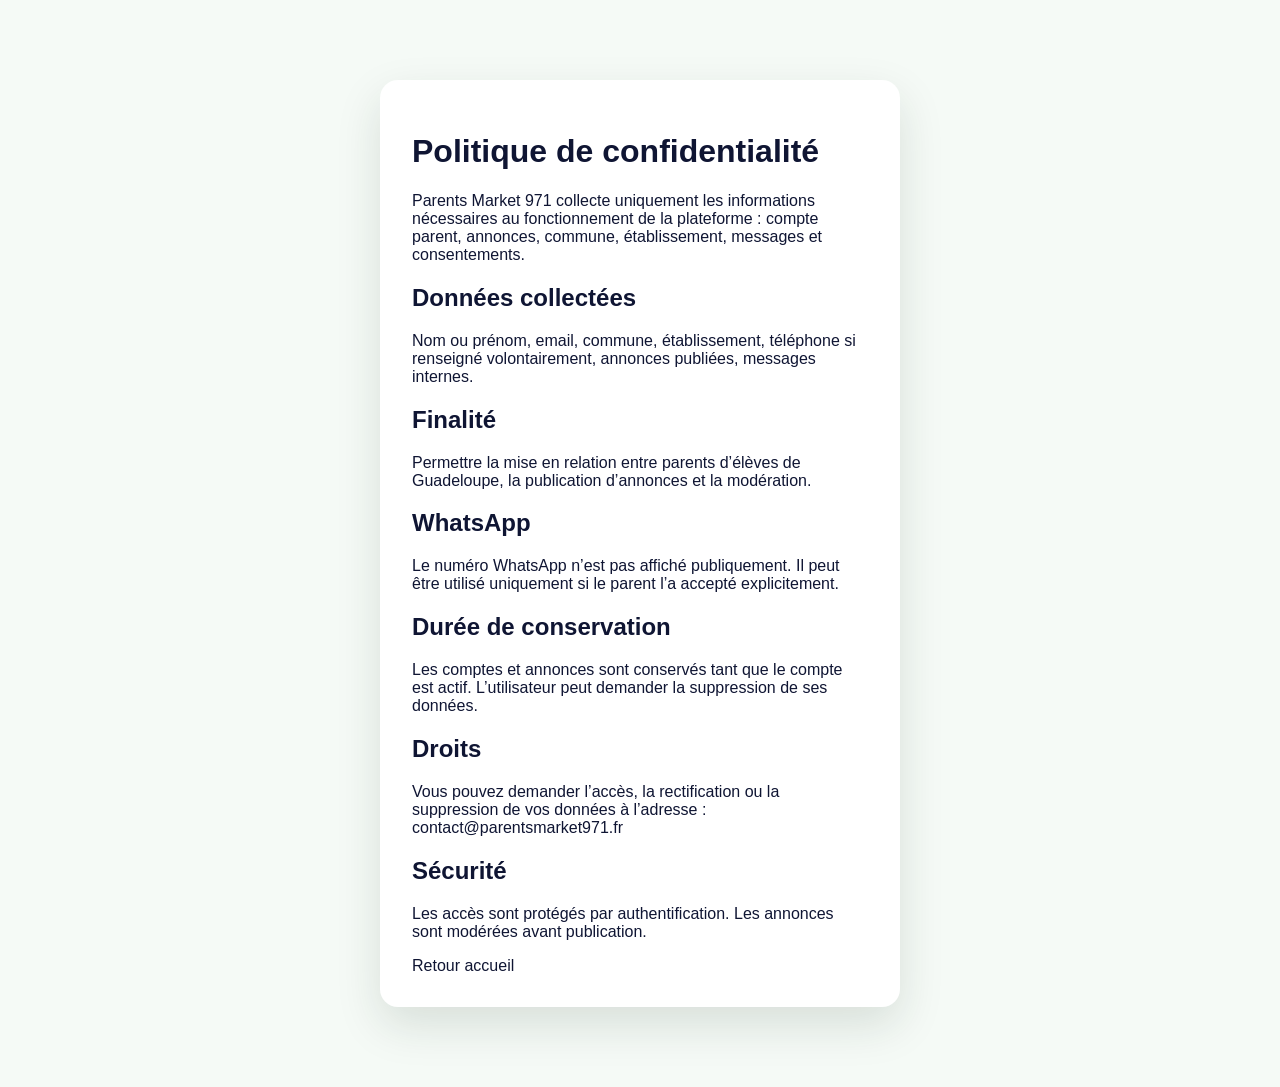
<file: privacy.html>
<!DOCTYPE html>
<html lang="fr">
<head>
  <meta charset="UTF-8" />
  <title>Politique de confidentialité - Parents Market 971</title>
  <link rel="stylesheet" href="css/style.css" />
</head>
<body class="page legal">
  <main>
    <h1>Politique de confidentialité</h1>
    <p>Parents Market 971 collecte uniquement les informations nécessaires au fonctionnement de la plateforme : compte parent, annonces, commune, établissement, messages et consentements.</p>
    <h2>Données collectées</h2>
    <p>Nom ou prénom, email, commune, établissement, téléphone si renseigné volontairement, annonces publiées, messages internes.</p>
    <h2>Finalité</h2>
    <p>Permettre la mise en relation entre parents d’élèves de Guadeloupe, la publication d’annonces et la modération.</p>
    <h2>WhatsApp</h2>
    <p>Le numéro WhatsApp n’est pas affiché publiquement. Il peut être utilisé uniquement si le parent l’a accepté explicitement.</p>
    <h2>Durée de conservation</h2>
    <p>Les comptes et annonces sont conservés tant que le compte est actif. L’utilisateur peut demander la suppression de ses données.</p>
    <h2>Droits</h2>
    <p>Vous pouvez demander l’accès, la rectification ou la suppression de vos données à l’adresse : contact@parentsmarket971.fr</p>
    <h2>Sécurité</h2>
    <p>Les accès sont protégés par authentification. Les annonces sont modérées avant publication.</p>
    <a href="index.html">Retour accueil</a>
  </main>
</body>
</html>
</file>
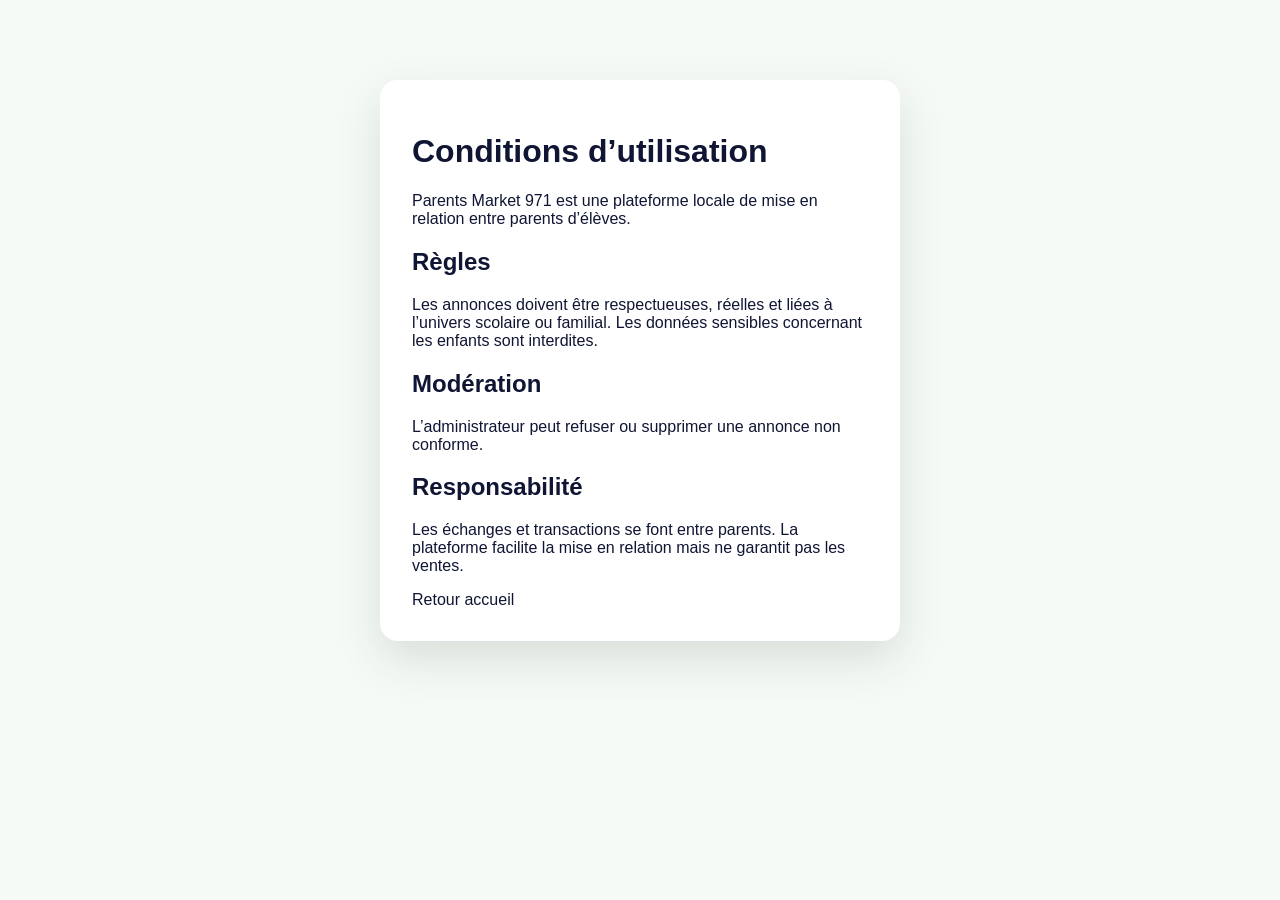
<file: terms.html>
<!DOCTYPE html>
<html lang="fr">
<head>
  <meta charset="UTF-8" />
  <title>Conditions d’utilisation - Parents Market 971</title>
  <link rel="stylesheet" href="css/style.css" />
</head>
<body class="page legal">
  <main>
    <h1>Conditions d’utilisation</h1>
    <p>Parents Market 971 est une plateforme locale de mise en relation entre parents d’élèves.</p>
    <h2>Règles</h2>
    <p>Les annonces doivent être respectueuses, réelles et liées à l’univers scolaire ou familial. Les données sensibles concernant les enfants sont interdites.</p>
    <h2>Modération</h2>
    <p>L’administrateur peut refuser ou supprimer une annonce non conforme.</p>
    <h2>Responsabilité</h2>
    <p>Les échanges et transactions se font entre parents. La plateforme facilite la mise en relation mais ne garantit pas les ventes.</p>
    <a href="index.html">Retour accueil</a>
  </main>
</body>
</html>
</file>
<file: css/style.css>
:root{
  --green:#159447;
  --green-dark:#087231;
  --orange:#ff8a00;
  --yellow:#ffbd2e;
  --ink:#0f1533;
  --muted:#5f6475;
  --soft:#f5faf6;
  --white:#fff;
  --border:#e4e8e6;
  --shadow:0 18px 45px rgba(20,50,30,.13);
}

*{
  box-sizing:border-box;
}

body{
  margin:0;
  font-family:Inter,Arial,sans-serif;
  color:var(--ink);
  background:#fff;
}

a{
  text-decoration:none;
  color:inherit;
}

/* HEADER */

.header{
  height:78px;
  display:flex;
  align-items:center;
  justify-content:space-between;
  padding:0 28px;
  background:#fff;
  border-bottom:1px solid #edf0ee;
  position:sticky;
  top:0;
  z-index:10;
}

.brand{
  display:flex;
  align-items:center;
}

.logo{
  display:flex;
  align-items:center;
  gap:12px;
}

.logo img{
  width:58px;
  height:58px;
  object-fit:contain;
}

.logo-text h1{
  margin:0;
  font-size:22px;
  line-height:1;
  color:var(--green);
  font-weight:900;
}

.logo-text h1 span{
  color:var(--orange);
  font-size:14px;
}

.logo-text p{
  margin:4px 0 0;
  font-size:13px;
  color:#555;
  line-height:1.2;
}

nav{
  display:flex;
  gap:30px;
  font-weight:700;
  font-size:15px;
}

nav a.active{
  color:var(--green);
  border-bottom:3px solid var(--green);
}

.actions{
  display:flex;
  gap:10px;
}

/* BUTTONS */

.btn{
  border:0;
  border-radius:12px;
  padding:14px 22px;
  font-weight:800;
  cursor:pointer;
  display:inline-block;
  white-space:nowrap;
}

.btn-primary{
  background:var(--green);
  color:white;
  box-shadow:0 7px 18px rgba(21,148,71,.25);
}

.btn-primary:hover{
  background:var(--green-dark);
}

.btn-outline{
  background:white;
  border:1.5px solid var(--green);
  color:var(--green);
}

.btn-light{
  background:#fff;
  color:var(--green);
}

.btn-orange{
  background:var(--orange);
  color:#fff;
}

.full{
  width:100%;
  margin:7px 0;
}

/* HERO */

.hero{
  min-height:480px;
  display:grid;
  grid-template-columns:1fr 1fr;
  align-items:center;
  padding:50px 70px 20px;
  background:linear-gradient(90deg,#fff 0%,#fff 48%,#f3faf0 100%);
  overflow:hidden;
}

.hero h1{
  font-size:54px;
  line-height:1.08;
  margin:0 0 25px;
  font-weight:900;
  letter-spacing:-1.6px;
}

.hero h1 span{
  color:var(--green);
}

.hero p{
  max-width:520px;
  font-size:18px;
  line-height:1.6;
  color:#202436;
}

.badges{
  display:flex;
  gap:45px;
  margin-top:35px;
}

.badges div{
  display:flex;
  gap:10px;
  align-items:center;
  font-size:15px;
}

.hero-visual{
  display:flex;
  justify-content:center;
  align-items:center;
  overflow:hidden;
}

.hero-image{
  width:100%;
  max-width:520px;
  height:auto;
  object-fit:contain;
  display:block;
  border-radius:36px;
  box-shadow:0 18px 40px rgba(0,0,0,0.08);
}

.doodle{
  position:absolute;
  font-size:48px;
}

.d1{
  left:70px;
  top:60px;
}

.d2{
  right:70px;
  top:35px;
}

.d3{
  right:10px;
  top:190px;
}

.d4{
  left:30px;
  bottom:110px;
}

/* SEARCH */

.search-box{
  width:min(1200px,92%);
  margin:-30px auto 0;
  background:#fff;
  border-radius:18px;
  box-shadow:var(--shadow);
  padding:18px;
  display:grid;
  grid-template-columns:0.8fr 0.8fr 1fr 1fr auto;
  gap:14px;
  position:relative;
  z-index:3;
  align-items:center;
}

select,
input,
textarea{
  width:100%;
  padding:17px;
  border:1px solid var(--border);
  border-radius:10px;
  background:#fff;
  font-size:15px;
}

textarea{
  min-height:130px;
  resize:vertical;
}

/* SECTIONS */

.section{
  padding:32px 65px;
}

.section h2{
  text-align:center;
  font-size:29px;
  margin:0;
  font-weight:900;
}

.underline{
  width:55px;
  height:3px;
  background:var(--green);
  margin:14px auto 34px;
  border-radius:4px;
}

/* CATEGORIES */

.category-grid{
  display:grid;
  grid-template-columns:repeat(6,1fr);
  gap:16px;
}

.cat-card{
  border:1px solid var(--border);
  border-radius:11px;
  text-align:center;
  padding:28px 10px;
  background:#fff;
  transition:.2s;
}

.cat-card:hover{
  transform:translateY(-4px);
  box-shadow:var(--shadow);
}

.cat-icon{
  width:78px;
  height:78px;
  border-radius:50%;
  display:grid;
  place-items:center;
  margin:0 auto 15px;
  font-size:38px;
  background:#dcf4df;
}

.cat-card:nth-child(2) .cat-icon{
  background:#dcefff;
}

.cat-card:nth-child(3) .cat-icon{
  background:#fff0bd;
}

.cat-card:nth-child(4) .cat-icon{
  background:#e7d9ff;
}

.cat-card:nth-child(5) .cat-icon{
  background:#ffd9e6;
}

.cat-card:nth-child(6) .cat-icon{
  background:#ffe4bf;
}

.cat-card h3{
  font-size:17px;
  margin:7px 0;
  min-height:42px;
}

.cat-card small{
  color:#555;
}

/* HOW */

.how{
  background:#f5fbf2;
}

.steps{
  display:grid;
  grid-template-columns:repeat(4,1fr);
  gap:40px;
  text-align:center;
}

.icon{
  width:82px;
  height:82px;
  border-radius:50%;
  background:white;
  display:grid;
  place-items:center;
  margin:0 auto 20px;
  font-size:35px;
  box-shadow:0 10px 30px rgba(0,0,0,.08);
}

.step p{
  color:#555;
  line-height:1.5;
}

/* ADS */

.ads-grid{
  display:grid;
  grid-template-columns:repeat(4,1fr);
  gap:22px;
  max-width:1120px;
  margin:auto;
}

.ad{
  border:1px solid var(--border);
  border-radius:9px;
  overflow:hidden;
  background:#fff;
}

.ad-img{
  height:150px;
  background:#dde8dd;
  display:grid;
  place-items:center;
  font-size:50px;
}

.ad-body{
  padding:14px;
}

.tag{
  display:inline-block;
  border-radius:4px;
  padding:6px 8px;
  color:#fff;
  font-size:12px;
  font-weight:900;
  margin-bottom:8px;
}

.tag.sell{
  background:#ff7a00;
}

.tag.donate{
  background:#20b15a;
}

.tag.search{
  background:#3275dd;
}

.ad h3{
  font-size:16px;
  margin:4px 0;
}

.ad p{
  color:#555;
  font-size:13px;
}

.price{
  color:var(--green);
  font-weight:900;
  font-size:18px;
}

.center{
  text-align:center;
  margin-top:25px;
}

/* FOOTER */

.footer{
  background:linear-gradient(90deg,#159447,#0f883f);
  color:#fff;
  padding:35px 90px;
  display:flex;
  justify-content:space-between;
  align-items:center;
}

.footer h2{
  margin:0;
  font-size:27px;
}

/* PAGES */

.page{
  background:#f5faf6;
  min-height:100vh;
  padding:40px;
}

.auth-card,
.form-card,
.legal main{
  max-width:520px;
  margin:40px auto;
  background:#fff;
  padding:32px;
  border-radius:18px;
  box-shadow:var(--shadow);
}

.form-card{
  max-width:680px;
}

.admin-wrap{
  max-width:1100px;
  margin:auto;
  background:#fff;
  padding:30px;
  border-radius:18px;
  box-shadow:var(--shadow);
}

.check{
  display:block;
  margin:12px 0;
  color:#555;
}

hr{
  border:0;
  border-top:1px solid #e5e5e5;
  margin:22px 0;
}

.admin-ad{
  border:1px solid var(--border);
  border-radius:12px;
  padding:16px;
  margin:12px 0;
}

/* RESPONSIVE */

@media(max-width:980px){

  .header{
    padding:15px 18px;
    height:auto;
    flex-wrap:wrap;
    gap:14px;
    position:relative;
  }

  nav{
    order:3;
    width:100%;
    overflow:auto;
    gap:18px;
  }

  .hero{
    grid-template-columns:1fr;
    padding:35px 25px;
  }

  .hero h1{
    font-size:38px;
  }

  .search-box{
    grid-template-columns:1fr;
    margin-top:20px;
  }

  .category-grid,
  .ads-grid,
  .steps{
    grid-template-columns:1fr 1fr;
  }

  .footer{
    flex-direction:column;
    gap:20px;
    text-align:center;
    padding:30px;
  }
}

@media(max-width:600px){

  .category-grid,
  .ads-grid,
  .steps{
    grid-template-columns:1fr;
  }

  .actions{
    flex-direction:column;
    width:100%;
  }

  .btn{
    padding:13px 15px;
  }
}

/* FOOTER LINKS */

.footer-links{
  display:flex;
  gap:14px;
  margin-top:16px;
  flex-wrap:wrap;
  align-items:center;
}

.footer-links a{
  color:rgba(255,255,255,0.78);
  font-size:13px;
  font-weight:500;
  transition:0.2s;
}

.footer-links a:hover{
  color:#fff;
}

.footer-links a:not(:last-child)::after{
  content:"•";
  margin-left:14px;
  opacity:0.5;
}

/* =========================
   ADMIN DASHBOARD V2
========================= */

.admin-page{
  background:#f4f7f5;
}

.dashboard-layout{
  display:flex;
  min-height:100vh;
}

.sidebar{
  width:270px;
  background:#ffffff;
  border-right:1px solid #e8ece9;
  padding:28px 22px;
  position:sticky;
  top:0;
  height:100vh;
}

.sidebar-logo{
  display:flex;
  align-items:center;
  gap:14px;
  margin-bottom:40px;
}

.sidebar-logo img{
  width:58px;
  height:58px;
  object-fit:contain;
}

.sidebar-logo h2{
  margin:0;
  color:#159447;
  font-size:24px;
}

.sidebar-logo span{
  font-size:13px;
  color:#666;
}

.sidebar-nav{
  display:flex;
  flex-direction:column;
  gap:10px;
}

.sidebar-nav a{
  padding:14px 16px;
  border-radius:14px;
  font-weight:700;
  color:#23313f;
  transition:0.2s;
}

.sidebar-nav a:hover{
  background:#f2f7f4;
}

.sidebar-nav a.active{
  background:#159447;
  color:#fff;
}

.dashboard-content{
  flex:1;
  padding:34px;
}

.dashboard-header{
  display:flex;
  justify-content:space-between;
  align-items:center;
  margin-bottom:34px;
}

.dashboard-header h1{
  margin:0;
  font-size:34px;
}

.dashboard-header p{
  color:#667085;
  margin-top:6px;
}

.admin-user{
  background:#fff;
  padding:14px 18px;
  border-radius:16px;
  box-shadow:0 6px 20px rgba(0,0,0,0.05);
  font-weight:700;
}

.stats-grid{
  display:grid;
  grid-template-columns:repeat(4,1fr);
  gap:20px;
  margin-bottom:34px;
}

.stat-card{
  background:#fff;
  border-radius:22px;
  padding:24px;
  display:flex;
  align-items:center;
  gap:18px;
  box-shadow:0 12px 30px rgba(0,0,0,0.05);
}

.stat-icon{
  width:62px;
  height:62px;
  border-radius:18px;
  display:grid;
  place-items:center;
  font-size:28px;
  background:#dcf6e5;
}

.stat-icon.orange{
  background:#fff0d8;
}

.stat-icon.blue{
  background:#ddeeff;
}

.stat-icon.red{
  background:#ffe2e2;
}

.stat-card h3{
  margin:0;
  font-size:30px;
}

.stat-card p{
  margin:4px 0 0;
  color:#667085;
}

.dashboard-section{
  background:#fff;
  border-radius:26px;
  padding:26px;
  box-shadow:0 12px 30px rgba(0,0,0,0.05);
}

.section-title-row{
  display:flex;
  justify-content:space-between;
  align-items:center;
  margin-bottom:26px;
}

.section-title-row h2{
  margin:0;
}

.admin-ads-grid{
  display:grid;
  grid-template-columns:repeat(2,1fr);
  gap:22px;
}

@media(max-width:1100px){

  .stats-grid{
    grid-template-columns:1fr 1fr;
  }

  .admin-ads-grid{
    grid-template-columns:1fr;
  }
}

@media(max-width:860px){

  .dashboard-layout{
    flex-direction:column;
  }

  .sidebar{
    width:100%;
    height:auto;
    position:relative;
  }

  .dashboard-header{
    flex-direction:column;
    align-items:flex-start;
    gap:18px;
  }

  .stats-grid{
    grid-template-columns:1fr;
  }
}
/* =========================
   MARKETPLACE DETAIL V2
========================= */

.marketplace-detail{
  max-width:1180px;
  margin:40px auto;
  display:grid;
  grid-template-columns:1.15fr 0.85fr;
  gap:42px;
  align-items:start;
  padding:0 20px;
}

.gallery{
  position:sticky;
  top:95px;
}

.main-photo{
  width:100%;
  height:460px;
  object-fit:cover;
  border-radius:24px;
  background:#f3f3f3;
  box-shadow:0 12px 28px rgba(0,0,0,.06);
}

.thumbs{
  display:flex;
  gap:10px;
  margin-top:14px;
  overflow:auto;
}

.thumb{
  width:78px;
  height:78px;
  object-fit:cover;
  border-radius:14px;
  cursor:pointer;
  border:2px solid transparent;
  transition:.18s;
  flex-shrink:0;
  opacity:.92;
}

.thumb:hover{
  border-color:#159447;
  opacity:1;
}

.detail-content{
  padding-top:8px;
}

.detail-content h1{
  font-size:26px;
  line-height:1.2;
  margin:14px 0 10px;
  font-weight:800;
  letter-spacing:-0.5px;
}

.detail-price{
  font-size:20px;
  font-weight:800;
  color:#159447;
  margin-bottom:8px;
}

.detail-date{
  color:#7a8191;
  font-size:13px;
  margin-bottom:22px;
}

.detail-badge{
  display:inline-flex;
  align-items:center;
  gap:8px;
  background:#eef8f1;
  color:#159447;
  font-weight:700;
  padding:8px 14px;
  border-radius:999px;
  font-size:12px;
}

.detail-meta{
  display:flex;
  flex-wrap:wrap;
  gap:10px;
  margin-bottom:22px;
}

.meta-pill{
  background:#fff;
  border:1px solid #e7ece9;
  border-radius:12px;
  padding:10px 14px;
  font-weight:700;
  font-size:13px;
}

.detail-description{
  font-size:15px;
  line-height:1.8;
  color:#465063;
}

.detail-contact{
  margin-top:26px;
  padding:14px 18px;
  font-size:15px;
  border-radius:14px;
}

@media(max-width:980px){

  .marketplace-detail{
    grid-template-columns:1fr;
    gap:28px;
  }

  .gallery{
    position:relative;
    top:0;
  }

  .main-photo{
    height:340px;
  }

  .detail-content h1{
    font-size:24px;
  }

}
/* =========================
   RELATED ADS
========================= */

.related-section{
  max-width:1200px;
  margin:70px auto 0;
  padding:0 20px;
}

.related-section h2{
  font-size:24px;
  margin-bottom:24px;
}

.related-grid{
  display:grid;
  grid-template-columns:repeat(4,1fr);
  gap:20px;
}

.related-card{
  background:#fff;
  border:1px solid #edf0ee;
  border-radius:18px;
  overflow:hidden;
  transition:.18s;
}

.related-card:hover{
  transform:translateY(-4px);
  box-shadow:0 10px 24px rgba(0,0,0,.06);
}

.related-image{
  width:100%;
  height:180px;
  object-fit:cover;
  background:#f4f4f4;
}

.related-body{
  padding:16px;
}

.related-body h3{
  margin:0 0 10px;
  font-size:15px;
  line-height:1.4;
}

.related-body p{
  margin:0;
  color:#159447;
  font-weight:800;
}

@media(max-width:980px){

  .related-grid{
    grid-template-columns:1fr 1fr;
  }

}

@media(max-width:640px){

  .related-grid{
    grid-template-columns:1fr;
  }

}
/* HEADER USER BUTTONS */

.header .btn-outline{
  padding:11px 16px;
  font-size:14px;
}

.header .btn-primary{
  padding:11px 18px;
  font-size:14px;
}
/* =========================
.auth-branding{
  text-align:center;
  margin-bottom:34px;
}

.auth-logo{
  width:95px;
  height:auto;
  margin-bottom:18px;
}

.auth-branding h1{
  margin:0 0 10px;
  font-size:34px;
  font-weight:900;
  letter-spacing:-1px;
}

.auth-branding p{
  margin:0;
  color:#667085;
  line-height:1.6;
}

.google-btn{
  width:100%;
  height:58px;
  border-radius:999px;
  border:1px solid #e5e7eb;
  background:#fff;
  display:flex;
  align-items:center;
  justify-content:center;
  gap:14px;
  font-size:17px;
  font-weight:700;
  cursor:pointer;
  transition:.2s;
}

.google-btn:hover{
  background:#f8f9fa;
  box-shadow:0 8px 22px rgba(0,0,0,.05);
}

.google-btn img{
  width:24px;
  height:24px;
}

.auth-separator{
  display:flex;
  align-items:center;
  gap:16px;
  margin:28px 0;
  color:#98a2b3;
  font-size:14px;
}

.auth-separator::before,
.auth-separator::after{
  content:"";
  flex:1;
  height:1px;
  background:#e7eaee;
}

.auth-footer-links{
  display:flex;
  justify-content:space-between;
  margin-top:24px;
  gap:14px;
  flex-wrap:wrap;
}

.auth-footer-links a{
  color:#159447;
  font-weight:700;
  font-size:14px;
}
```

---

# CSS à ajouter dans style.css

```css
/* =========================
   PREMIUM LOGIN
========================= */

.premium-auth{
  max-width:520px;
  border-radius:28px;
  padding:42px;
}

.auth-branding{
  text-align:center;
  margin-bottom:34px;
}

.auth-logo{
  width:95px;
  height:auto;
  margin-bottom:18px;
}

.auth-branding h1{
  margin:0 0 10px;
  font-size:34px;
  font-weight:900;
  letter-spacing:-1px;
}

.auth-branding p{
  margin:0;
  color:#667085;
  line-height:1.6;
}

.google-btn{
  width:100%;
  height:58px;
  border-radius:14px;
  border:1px solid #dadce0;
  background:#fff;
  display:flex;
  align-items:center;
  justify-content:center;
  gap:14px;
  cursor:pointer;
  font-size:16px;
  font-weight:700;
  transition:.2s;
}

.google-btn:hover{
  background:#f8f9fa;
  box-shadow:0 8px 22px rgba(0,0,0,.05);
}

.google-btn img{
  width:24px;
  height:24px;
}

.auth-separator{
  display:flex;
  align-items:center;
  gap:16px;
  margin:28px 0;
  color:#98a2b3;
  font-size:14px;
}

.auth-separator::before,
.auth-separator::after{
  content:"";
  flex:1;
  height:1px;
  background:#e7eaee;
}

.auth-footer-links{
  display:flex;
  justify-content:space-between;
  margin-top:24px;
  gap:14px;
  flex-wrap:wrap;
}

.auth-footer-links a{
  color:#159447;
  font-weight:700;
  font-size:14px;
}
/* =========================
   LOGIN PREMIUM
========================= */

.login-page{
  margin:0;
  background:#f4f7f6;
  font-family:Inter,Arial,sans-serif;
}

.login-layout{
  min-height:100vh;
  display:grid;
  grid-template-columns:42% 58%;
}

.login-left{
  background:#fff;
  display:flex;
  align-items:center;
  justify-content:center;
  padding:40px 70px;
}

.login-card{
  width:100%;
  max-width:450px;
}

.login-logo{
  width:72px;
  margin-bottom:18px;
}

.login-card h1{
  font-size:30px;
  margin:0 0 10px;
  color:#101935;
  font-weight:900;
  text-align:center;
}
.login-card p{
  text-align:center;
}

.login-subtitle{
  color:#6b7280;
  line-height:1.7;
  font-size:17px;
  margin:20px 0 32px;
}

.google-btn{
  width:100%;
  height:66px;
  border-radius:999px;
  border:1px solid #e5e7eb;
  background:#fff;
  display:flex;
  align-items:center;
  justify-content:center;
  gap:18px;
  font-size:20px;
  font-weight:700;
  cursor:pointer;
  transition:.2s;
}

.google-btn:hover{
  box-shadow:0 10px 24px rgba(0,0,0,.08);
}

.google-btn img{
  width:30px;
  height:30px;
}

.separator{
  display:flex;
  align-items:center;
  gap:16px;
  margin:34px 0 12px;
}

.separator div{
  flex:1;
  height:1px;
  background:#dfe3e8;
}

.separator span{
  color:#6b7280;
  font-weight:700;
}

.separator-text{
  text-align:center;
  color:#6b7280;
  margin-bottom:24px;
}

.login-card input{
  width:100%;
  height:64px;
  border-radius:16px;
  border:1px solid #dfe3e8;
  padding:0 22px;
  margin-bottom:18px;
  font-size:17px;
}

.login-card input:focus{
  outline:none;
  border-color:#159447;
}

.login-check{
  display:flex;
  gap:12px;
  align-items:flex-start;
  margin:18px 0 26px;
  font-size:14px;
  line-height:1.6;
  color:#475467;
}

.login-check input{
  width:18px;
  height:18px;
  margin-top:2px;
}

.signup-btn{
  width:100%;
  height:58px;
  border:0;
  border-radius:14px;
  background:#159447;
  color:#fff;
  font-size:18px;
  font-weight:800;
  cursor:pointer;
  transition:.2s;
}
.signup-btn:hover{
  background:#0f7a38;
}

.login-switch{
  text-align:center;
  margin-top:26px;
  color:#667085;
}

.link-btn{
  border:0;
  background:none;
  color:#2563eb;
  font-weight:700;
  cursor:pointer;
  font-size:16px;
}

#authMessage{
  text-align:center;
  margin-top:18px;
  color:#d92d20;
  font-weight:600;
}

/* RIGHT */

.login-right{
  position:relative;
  overflow:hidden;
  background:
    linear-gradient(
      180deg,
      #dff3ff 0%,
      #c8ebff 100%
    );
}

.right-overlay{
  height:100%;
  display:flex;
  flex-direction:column;
  justify-content:flex-start;
  align-items:center;
  text-align:center;
  padding:18px 70px 40px;
}

.right-overlay h2{
  font-size:42px;
  line-height:1.12;
  color:#0f1533;
  margin:0;
  max-width:680px;
  font-weight:900;
}

.right-overlay p{
  margin-top:18px;
  max-width:620px;
  font-size:20px;
  line-height:1.6;
  color:#334155;
}

.hero-map{
  width:100%;
  max-width:500px;
  height:auto;
  object-fit:contain;
  margin-top:30px;
}

/* MOBILE */

@media(max-width:1100px){

  .login-layout{
    grid-template-columns:1fr;
  }

  .login-right{
    display:none;
  }

  .login-left{
    padding:30px 22px;
  }

  .login-card h1{
    font-size:42px;
  }

}
</file>
